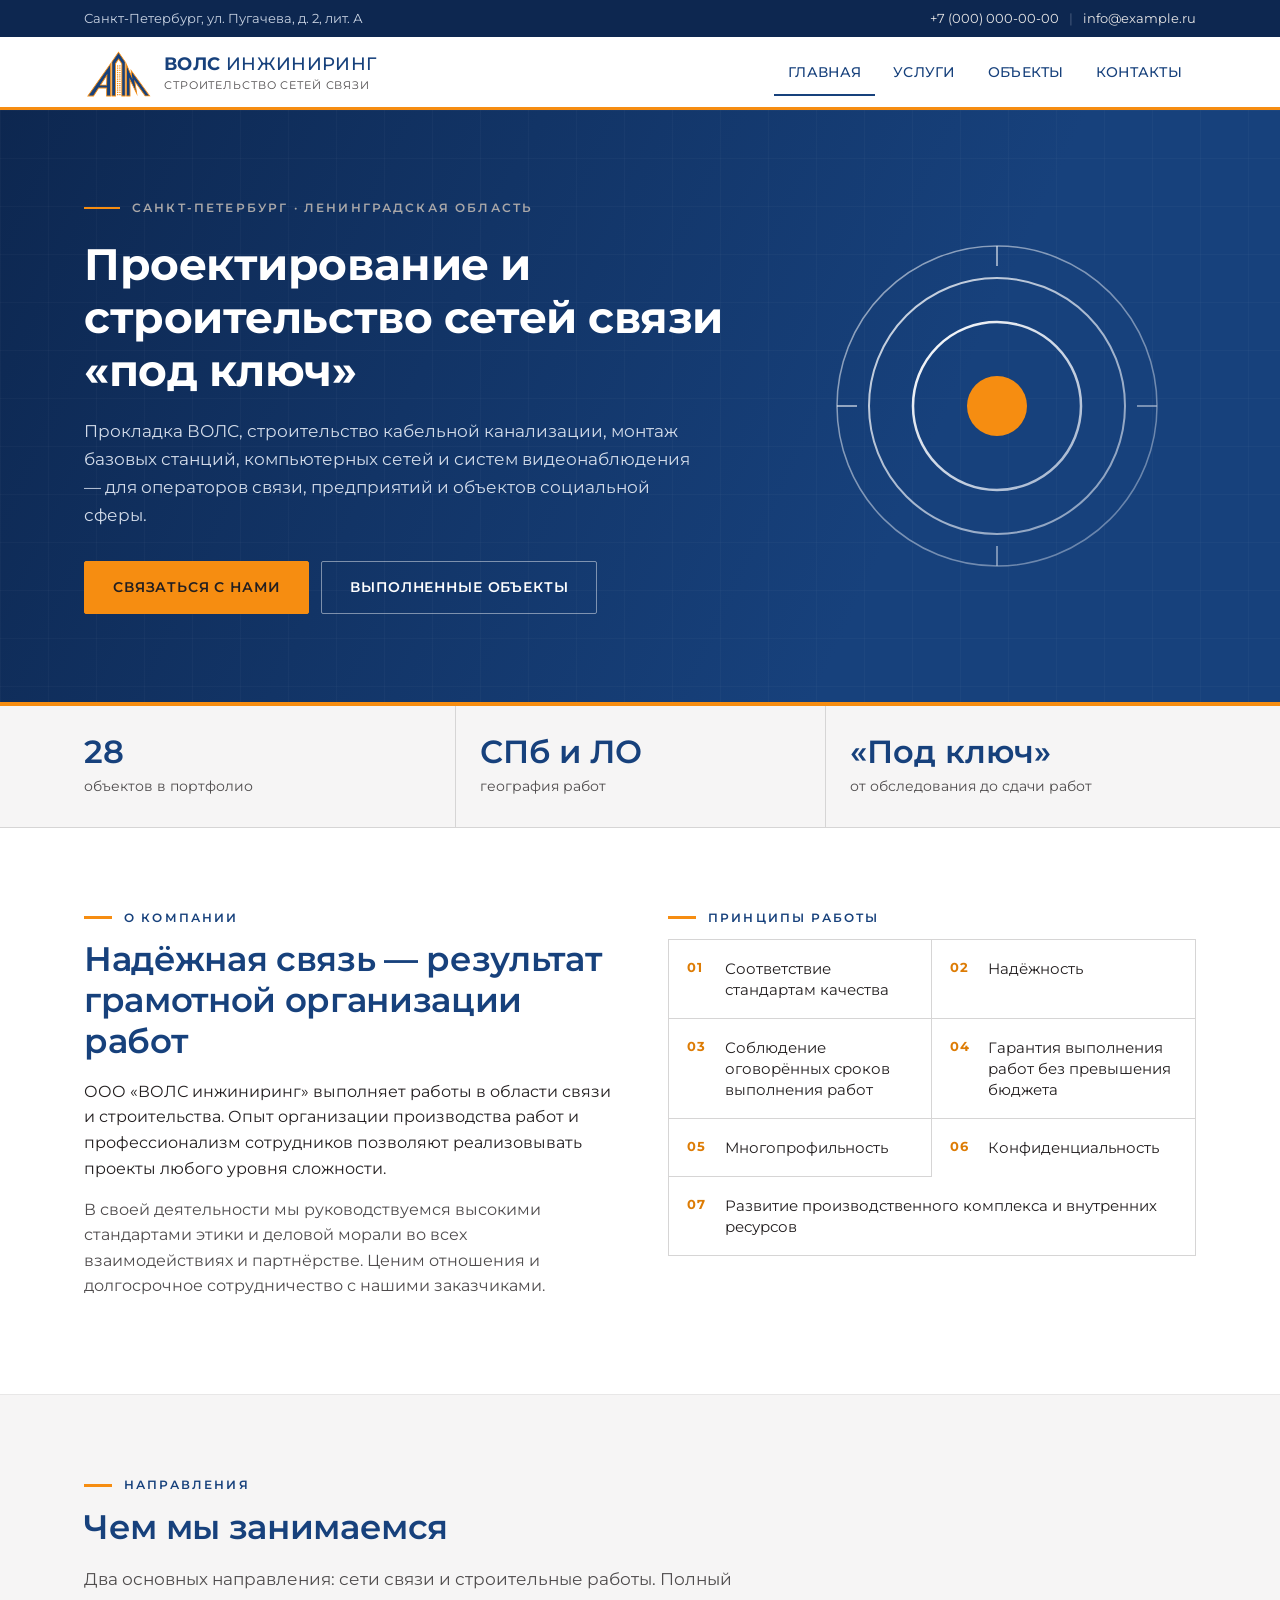
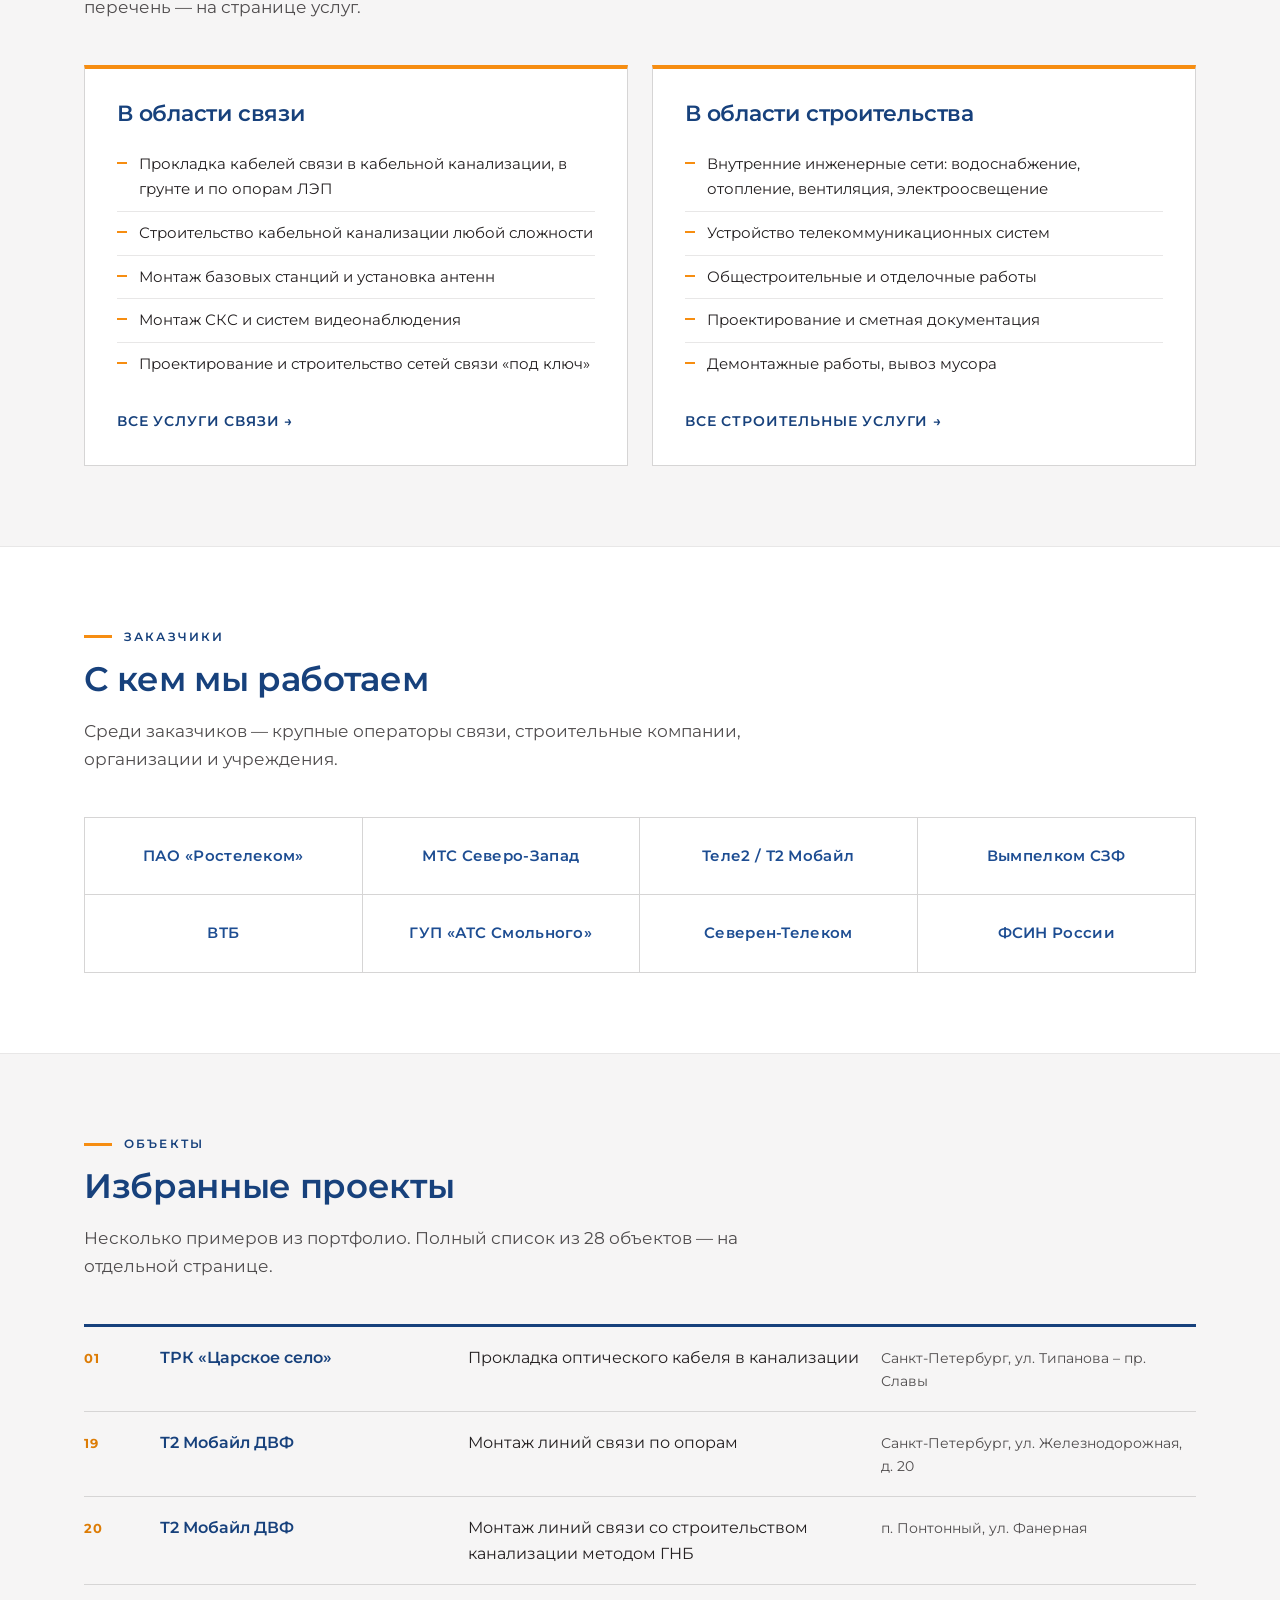
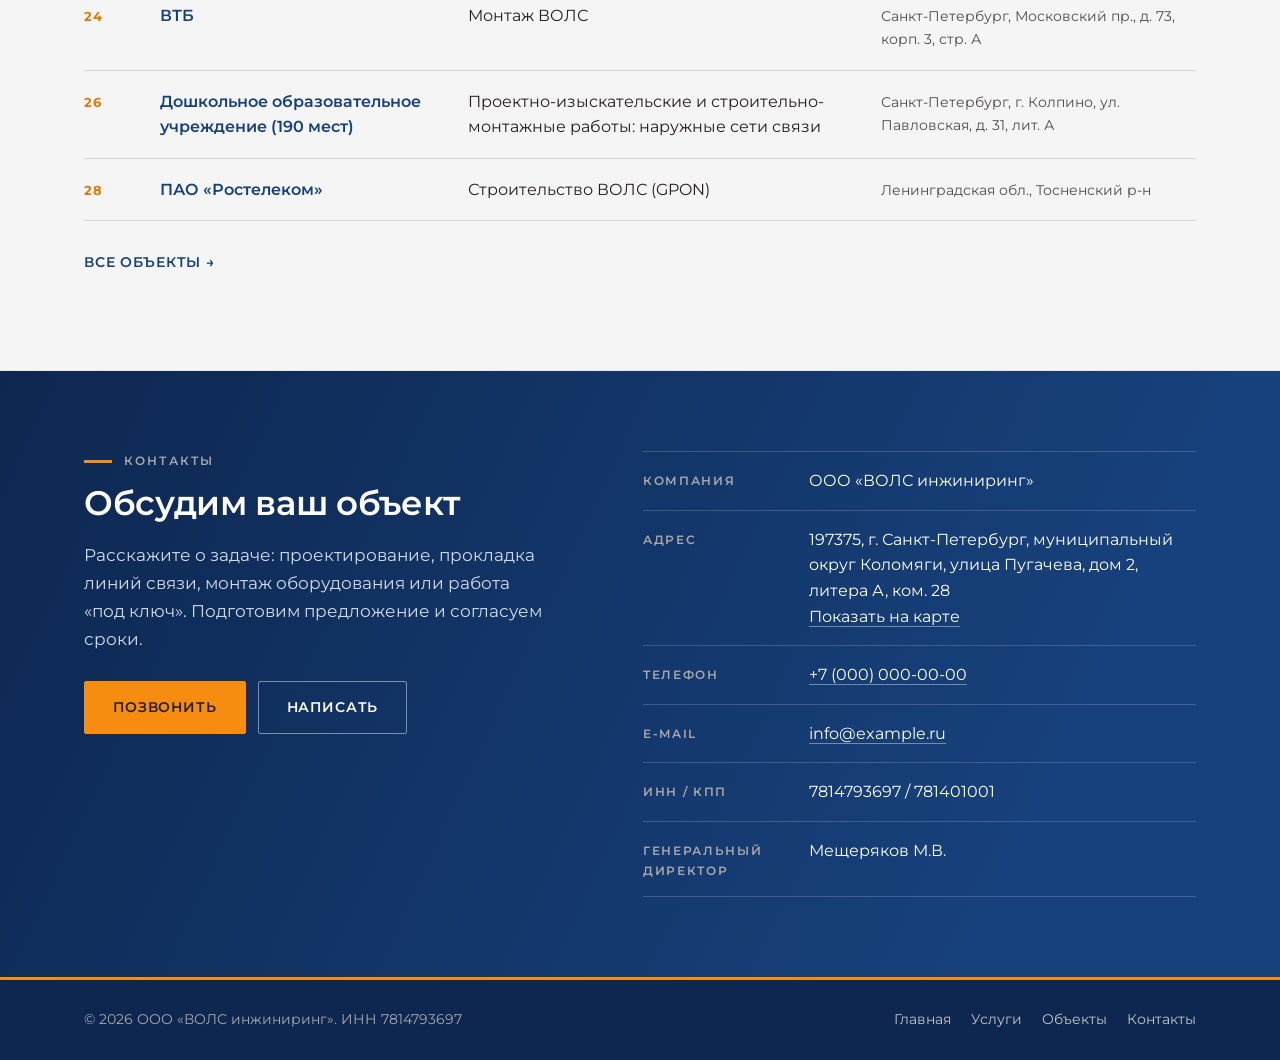
<file: index.html>
<!doctype html>
<html lang="ru">
<head>
<meta charset="utf-8">
<meta name="viewport" content="width=device-width, initial-scale=1">
<title>ВОЛС инжиниринг — строительство и монтаж сетей связи, Санкт-Петербург</title>
<meta name="description" content="ООО «ВОЛС инжиниринг»: проектирование, строительство и монтаж сетей связи под ключ — ВОЛС, кабельная канализация, базовые станции, СКС, видеонаблюдение. Санкт-Петербург и Ленинградская область.">
<meta name="theme-color" content="#17417c">
<link rel="icon" type="image/svg+xml" href="assets/img/favicon.svg">
<link rel="preconnect" href="https://fonts.googleapis.com">
<link rel="preconnect" href="https://fonts.gstatic.com" crossorigin>
<link rel="stylesheet" href="https://fonts.googleapis.com/css2?family=Montserrat:wght@400;500;600;700&amp;subset=cyrillic&amp;display=swap">
<link rel="stylesheet" href="assets/css/style.css">
</head>
<body>
<a class="skip" href="#main">К содержимому</a>
<div class="topbar"><div class="wrap">
  <span class="addr">Санкт-Петербург, ул. Пугачева, д. 2, лит. А</span>
  <span><a href="tel:+70000000000">+7 (000) 000-00-00</a><span class="sep">|</span><a href="mailto:info@example.ru">info@example.ru</a></span>
</div></div>
<header class="header"><div class="wrap">
  <a class="brand" href="index.html" aria-label="ООО «ВОЛС инжиниринг» — на главную">
    <img src="assets/img/logo.svg" alt="" width="68" height="48">
    <span class="brand-text"><span class="brand-name">ВОЛС <span>инжиниринг</span></span><span class="brand-sub">Строительство сетей связи</span></span>
  </a>
  <button class="nav-toggle" aria-label="Меню" aria-expanded="false" aria-controls="nav"><span></span></button>
  <nav class="nav" id="nav" aria-label="Основное">
    <a href="index.html" aria-current="page">Главная</a>
    <a href="services.html">Услуги</a>
    <a href="projects.html">Объекты</a>
    <a href="index.html#contacts">Контакты</a>
  </nav>
</div></header>
<main id="main">
<section class="hero"><div class="wrap">
  <div>
    <div class="eyebrow">Санкт-Петербург · Ленинградская область</div>
    <h1>Проектирование и строительство сетей связи «под ключ»</h1>
    <p class="lead">Прокладка ВОЛС, строительство кабельной канализации, монтаж базовых станций, компьютерных сетей и систем видеонаблюдения — для операторов связи, предприятий и объектов социальной сферы.</p>
    <div class="btn-row">
      <a class="btn btn-silver" href="#contacts">Связаться с нами</a>
      <a class="btn btn-ghost" href="projects.html">Выполненные объекты</a>
    </div>
  </div>
  <div class="hero-art" aria-hidden="true"><svg viewBox="0 0 340 340" role="img" aria-label="Сечение оптического кабеля" fill="none">
  <defs>
    <linearGradient id="g" x1="0" y1="0" x2="1" y2="1"><stop offset="0" stop-color="#ffffff"/><stop offset="1" stop-color="#9fb1cc"/></linearGradient>
  </defs>
  <circle cx="170" cy="170" r="160" stroke="url(#g)" stroke-width="1.5" opacity=".55"/>
  <circle cx="170" cy="170" r="128" stroke="url(#g)" stroke-width="2" opacity=".8"/>
  <circle cx="170" cy="170" r="84" stroke="url(#g)" stroke-width="2.5"/>
  <circle cx="170" cy="170" r="30" fill="#f68d11"/>
  <path d="M10 170h20M310 170h20M170 10v20M170 310v20" stroke="url(#g)" stroke-width="2" opacity=".6"/>
  <path d="M2 170h126M212 170h126" stroke="url(#g)" stroke-width="1" opacity=".25"/>
</svg></div>
</div></section>

<section class="facts"><div class="wrap">
  <div class="fact"><b>28</b><span>объектов в портфолио</span></div>
  <div class="fact"><b>СПб и ЛО</b><span>география работ</span></div>
  <div class="fact"><b>«Под ключ»</b><span>от обследования до сдачи работ</span></div>
</div></section>

<section class="section" id="about">
  <div class="wrap split">
    <div class="prose">
      <div class="kicker">О компании</div>
      <h2>Надёжная связь — результат грамотной организации работ</h2>
      <p>ООО «ВОЛС инжиниринг» выполняет работы в области связи и строительства. Опыт организации производства работ и профессионализм сотрудников позволяют реализовывать проекты любого уровня сложности.</p>
      <p>В своей деятельности мы руководствуемся высокими стандартами этики и деловой морали во всех взаимодействиях и партнёрстве. Ценим отношения и долгосрочное сотрудничество с нашими заказчиками.</p>
    </div>
    <div>
      <div class="kicker">Принципы работы</div>
      <ul class="principles">
        <li>Соответствие стандартам качества</li>
        <li>Надёжность</li>
        <li>Соблюдение оговорённых сроков выполнения работ</li>
        <li>Гарантия выполнения работ без превышения бюджета</li>
        <li>Многопрофильность</li>
        <li>Конфиденциальность</li>
        <li>Развитие производственного комплекса и внутренних ресурсов</li>
      </ul>
    </div>
  </div>
</section>

<section class="section section-alt">
  <div class="wrap">
    <div class="section-head">
      <div class="kicker">Направления</div>
      <h2>Чем мы занимаемся</h2>
      <p>Два основных направления: сети связи и строительные работы. Полный перечень — на странице услуг.</p>
    </div>
    <div class="cards">
      <article class="card">
        <h3>В области связи</h3>
        <ul>
          <li>Прокладка кабелей связи в кабельной канализации, в грунте и по опорам ЛЭП</li>
          <li>Строительство кабельной канализации любой сложности</li>
          <li>Монтаж базовых станций и установка антенн</li>
          <li>Монтаж СКС и систем видеонаблюдения</li>
          <li>Проектирование и строительство сетей связи «под ключ»</li>
        </ul>
        <a class="more" href="services.html#svyaz">Все услуги связи</a>
      </article>
      <article class="card">
        <h3>В области строительства</h3>
        <ul>
          <li>Внутренние инженерные сети: водоснабжение, отопление, вентиляция, электроосвещение</li>
          <li>Устройство телекоммуникационных систем</li>
          <li>Общестроительные и отделочные работы</li>
          <li>Проектирование и сметная документация</li>
          <li>Демонтажные работы, вывоз мусора</li>
        </ul>
        <a class="more" href="services.html#stroitelstvo">Все строительные услуги</a>
      </article>
    </div>
  </div>
</section>

<section class="section">
  <div class="wrap">
    <div class="section-head">
      <div class="kicker">Заказчики</div>
      <h2>С кем мы работаем</h2>
      <p>Среди заказчиков — крупные операторы связи, строительные компании, организации и учреждения.</p>
    </div>
    <ul class="clients">
      <li>ПАО «Ростелеком»</li><li>МТС Северо-Запад</li><li>Теле2 / Т2 Мобайл</li><li>Вымпелком СЗФ</li>
      <li>ВТБ</li><li>ГУП «АТС Смольного»</li><li>Северен-Телеком</li><li>ФСИН России</li>
    </ul>
  </div>
</section>

<section class="section section-alt">
  <div class="wrap">
    <div class="section-head">
      <div class="kicker">Объекты</div>
      <h2>Избранные проекты</h2>
      <p>Несколько примеров из портфолио. Полный список из 28 объектов — на отдельной странице.</p>
    </div>
    <div class="plist">
<div class="prow"><div class="n">01</div><div class="who">ТРК «Царское село»</div><div class="what">Прокладка оптического кабеля в канализации</div><div class="where">Санкт-Петербург, ул. Типанова – пр. Славы</div></div>
<div class="prow"><div class="n">19</div><div class="who">Т2 Мобайл ДВФ</div><div class="what">Монтаж линий связи по опорам</div><div class="where">Санкт-Петербург, ул. Железнодорожная, д. 20</div></div>
<div class="prow"><div class="n">20</div><div class="who">Т2 Мобайл ДВФ</div><div class="what">Монтаж линий связи со строительством канализации методом ГНБ</div><div class="where">п. Понтонный, ул. Фанерная</div></div>
<div class="prow"><div class="n">24</div><div class="who">ВТБ</div><div class="what">Монтаж ВОЛС</div><div class="where">Санкт-Петербург, Московский пр., д. 73, корп. 3, стр. А</div></div>
<div class="prow"><div class="n">26</div><div class="who">Дошкольное образовательное учреждение (190 мест)</div><div class="what">Проектно-изыскательские и строительно-монтажные работы: наружные сети связи</div><div class="where">Санкт-Петербург, г. Колпино, ул. Павловская, д. 31, лит. А</div></div>
<div class="prow"><div class="n">28</div><div class="who">ПАО «Ростелеком»</div><div class="what">Строительство ВОЛС (GPON)</div><div class="where">Ленинградская обл., Тосненский р-н</div></div>
    </div>
    <p style="margin-top:28px"><a class="more" href="projects.html">Все объекты</a></p>
  </div>
</section>
<section class="section contacts" id="contacts">
  <div class="wrap grid">
    <div>
      <div class="kicker">Контакты</div>
      <h2>Обсудим ваш объект</h2>
      <p class="lead">Расскажите о задаче: проектирование, прокладка линий связи, монтаж оборудования или работа «под ключ». Подготовим предложение и согласуем сроки.</p>
      <div class="btn-row">
        <a class="btn btn-silver" href="tel:+70000000000">Позвонить</a>
        <a class="btn btn-ghost" href="mailto:info@example.ru">Написать</a>
      </div>
    </div>
    <dl class="dl">
      <div><dt>Компания</dt><dd>ООО «ВОЛС инжиниринг»</dd></div>
      <div><dt>Адрес</dt><dd>197375, г. Санкт-Петербург, муниципальный округ Коломяги, улица Пугачева, дом 2, литера А, ком. 28<br><a href="https://yandex.ru/maps/?text=Санкт-Петербург, улица Пугачева, 2 литера А" target="_blank" rel="noopener">Показать на карте</a></dd></div>
      <div><dt>Телефон</dt><dd><a href="tel:+70000000000">+7 (000) 000-00-00</a></dd></div>
      <div><dt>E-mail</dt><dd><a href="mailto:info@example.ru">info@example.ru</a></dd></div>
      <div><dt>ИНН / КПП</dt><dd>7814793697 / 781401001</dd></div>
      <div><dt>Генеральный директор</dt><dd>Мещеряков М.В.</dd></div>
    </dl>
  </div>
</section>
</main>
<footer class="footer"><div class="wrap">
  <div>© 2026 ООО «ВОЛС инжиниринг». ИНН 7814793697</div>
  <nav aria-label="Нижнее"><a href="index.html">Главная</a><a href="services.html">Услуги</a><a href="projects.html">Объекты</a><a href="index.html#contacts">Контакты</a></nav>
</div></footer>
<script src="assets/js/main.js"></script>
</body>
</html>
</file>
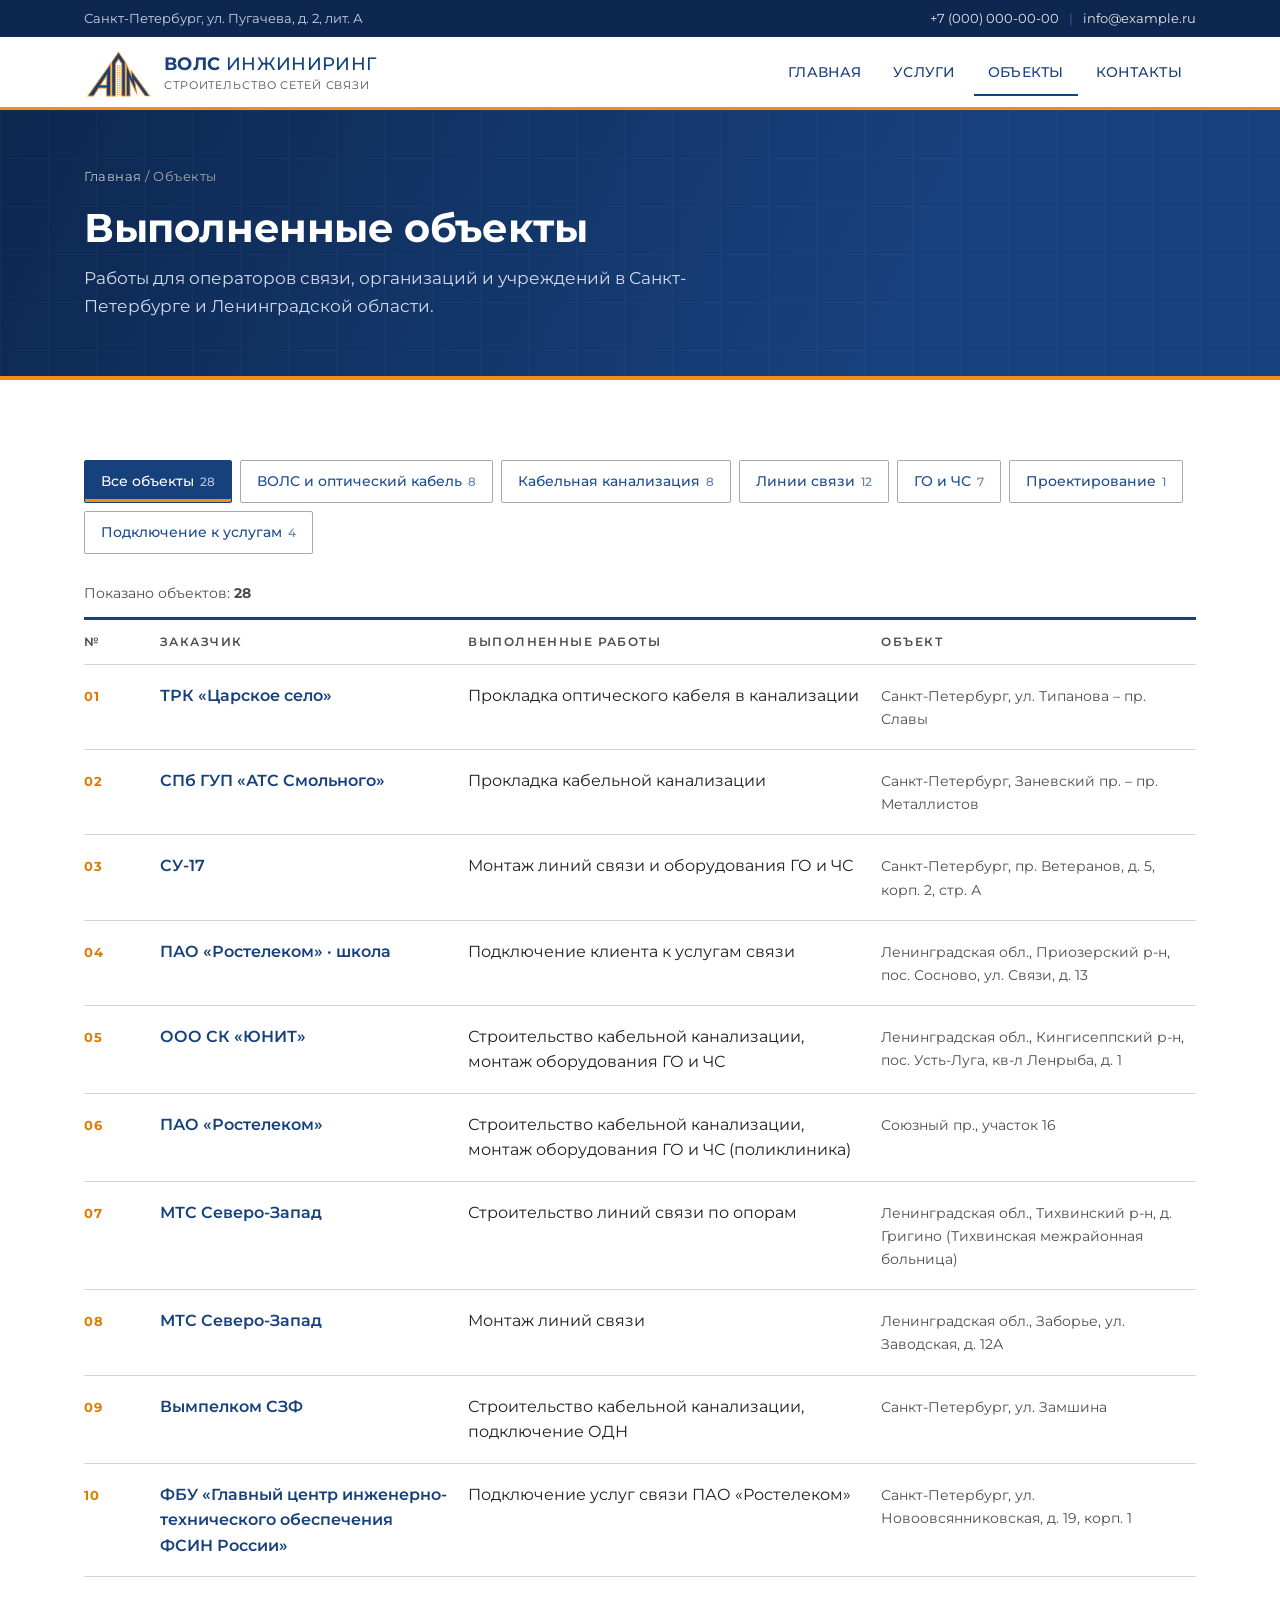
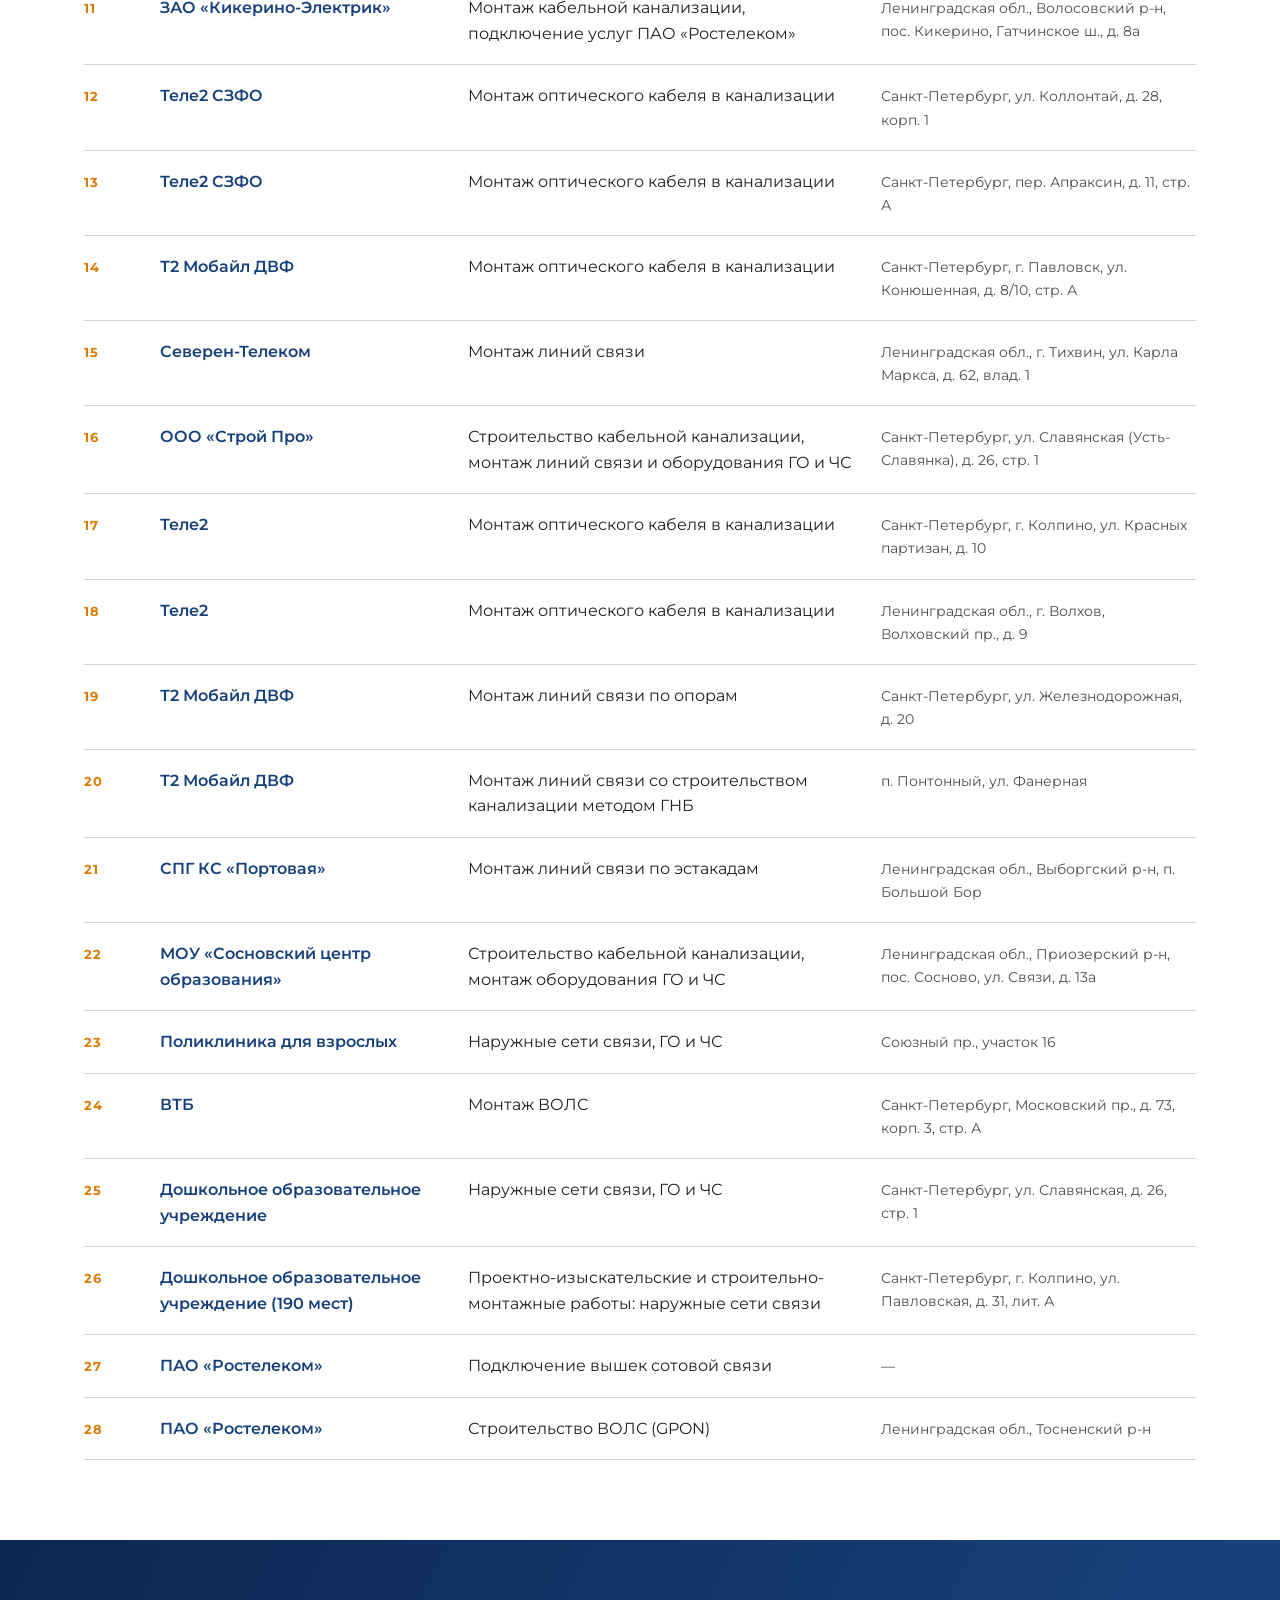
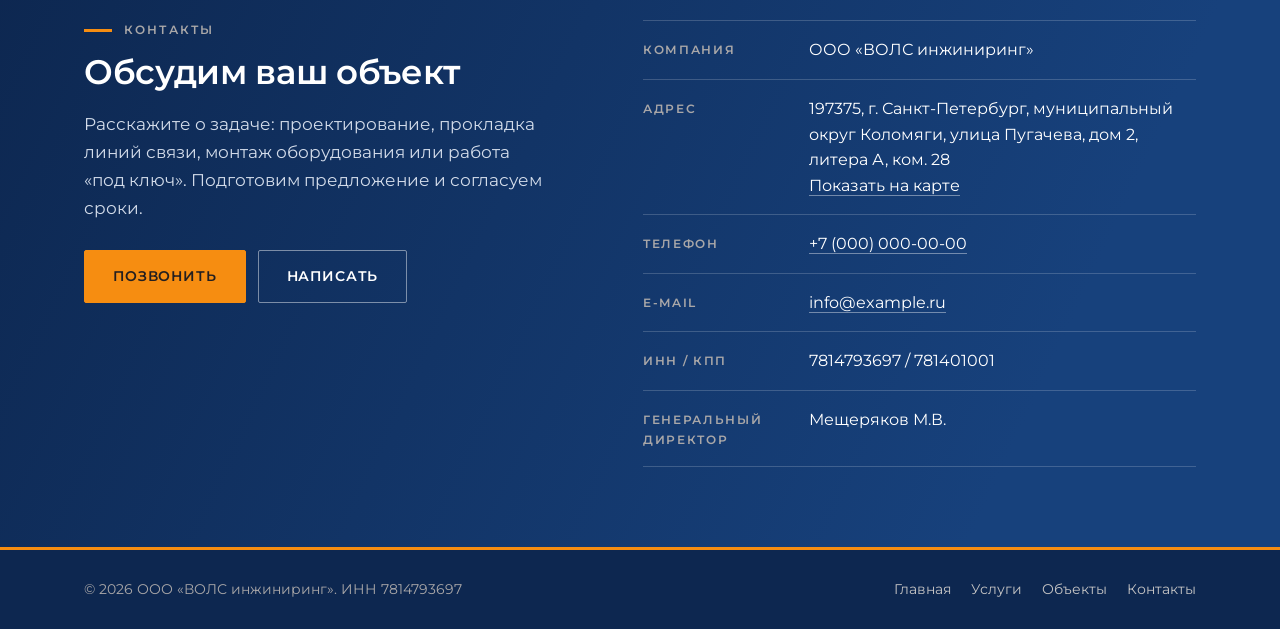
<file: projects.html>
<!doctype html>
<html lang="ru">
<head>
<meta charset="utf-8">
<meta name="viewport" content="width=device-width, initial-scale=1">
<title>Выполненные объекты — ВОЛС инжиниринг</title>
<meta name="description" content="Портфолио ООО «ВОЛС инжиниринг»: 28 объектов — оптический кабель в канализации, кабельная канализация, линии связи, ГО и ЧС, подключение к услугам.">
<meta name="theme-color" content="#17417c">
<link rel="icon" type="image/svg+xml" href="assets/img/favicon.svg">
<link rel="preconnect" href="https://fonts.googleapis.com">
<link rel="preconnect" href="https://fonts.gstatic.com" crossorigin>
<link rel="stylesheet" href="https://fonts.googleapis.com/css2?family=Montserrat:wght@400;500;600;700&amp;subset=cyrillic&amp;display=swap">
<link rel="stylesheet" href="assets/css/style.css">
</head>
<body>
<a class="skip" href="#main">К содержимому</a>
<div class="topbar"><div class="wrap">
  <span class="addr">Санкт-Петербург, ул. Пугачева, д. 2, лит. А</span>
  <span><a href="tel:+70000000000">+7 (000) 000-00-00</a><span class="sep">|</span><a href="mailto:info@example.ru">info@example.ru</a></span>
</div></div>
<header class="header"><div class="wrap">
  <a class="brand" href="index.html" aria-label="ООО «ВОЛС инжиниринг» — на главную">
    <img src="assets/img/logo.svg" alt="" width="68" height="48">
    <span class="brand-text"><span class="brand-name">ВОЛС <span>инжиниринг</span></span><span class="brand-sub">Строительство сетей связи</span></span>
  </a>
  <button class="nav-toggle" aria-label="Меню" aria-expanded="false" aria-controls="nav"><span></span></button>
  <nav class="nav" id="nav" aria-label="Основное">
    <a href="index.html">Главная</a>
    <a href="services.html">Услуги</a>
    <a href="projects.html" aria-current="page">Объекты</a>
    <a href="index.html#contacts">Контакты</a>
  </nav>
</div></header>
<main id="main">
<section class="hero hero-sm"><div class="wrap"><div>
  <div class="crumbs"><a href="index.html">Главная</a> / Объекты</div>
  <h1>Выполненные объекты</h1>
  <p class="lead">Работы для операторов связи, организаций и учреждений в Санкт-Петербурге и Ленинградской области.</p>
</div></div></section>
<section class="section">
  <div class="wrap">
    <div class="filters" role="group" aria-label="Фильтр по видам работ">
<button class="chip" type="button" data-filter="all" aria-pressed="true">Все объекты<small>28</small></button>
<button class="chip" type="button" data-filter="ok" aria-pressed="false">ВОЛС и оптический кабель<small>8</small></button>
<button class="chip" type="button" data-filter="kk" aria-pressed="false">Кабельная канализация<small>8</small></button>
<button class="chip" type="button" data-filter="ls" aria-pressed="false">Линии связи<small>12</small></button>
<button class="chip" type="button" data-filter="go" aria-pressed="false">ГО и ЧС<small>7</small></button>
<button class="chip" type="button" data-filter="pir" aria-pressed="false">Проектирование<small>1</small></button>
<button class="chip" type="button" data-filter="pd" aria-pressed="false">Подключение к услугам<small>4</small></button>
    </div>
    <div class="count-line">Показано объектов: <b id="count">28</b></div>
    <div class="plist">
      <div class="prow plist-head"><div class="n">№</div><div class="who">Заказчик</div><div class="what">Выполненные работы</div><div class="where">Объект</div></div>
<div class="prow" data-tags="ok"><div class="n">01</div><div class="who">ТРК «Царское село»</div><div class="what">Прокладка оптического кабеля в канализации</div><div class="where">Санкт-Петербург, ул. Типанова – пр. Славы</div></div>
<div class="prow" data-tags="kk"><div class="n">02</div><div class="who">СПб ГУП «АТС Смольного»</div><div class="what">Прокладка кабельной канализации</div><div class="where">Санкт-Петербург, Заневский пр. – пр. Металлистов</div></div>
<div class="prow" data-tags="ls go"><div class="n">03</div><div class="who">СУ-17</div><div class="what">Монтаж линий связи и оборудования ГО и ЧС</div><div class="where">Санкт-Петербург, пр. Ветеранов, д. 5, корп. 2, стр. А</div></div>
<div class="prow" data-tags="pd"><div class="n">04</div><div class="who">ПАО «Ростелеком» · школа</div><div class="what">Подключение клиента к услугам связи</div><div class="where">Ленинградская обл., Приозерский р-н, пос. Сосново, ул. Связи, д. 13</div></div>
<div class="prow" data-tags="kk go"><div class="n">05</div><div class="who">ООО СК «ЮНИТ»</div><div class="what">Строительство кабельной канализации, монтаж оборудования ГО и ЧС</div><div class="where">Ленинградская обл., Кингисеппский р-н, пос. Усть-Луга, кв-л Ленрыба, д. 1</div></div>
<div class="prow" data-tags="kk go"><div class="n">06</div><div class="who">ПАО «Ростелеком»</div><div class="what">Строительство кабельной канализации, монтаж оборудования ГО и ЧС (поликлиника)</div><div class="where">Союзный пр., участок 16</div></div>
<div class="prow" data-tags="ls"><div class="n">07</div><div class="who">МТС Северо-Запад</div><div class="what">Строительство линий связи по опорам</div><div class="where">Ленинградская обл., Тихвинский р-н, д. Григино (Тихвинская межрайонная больница)</div></div>
<div class="prow" data-tags="ls"><div class="n">08</div><div class="who">МТС Северо-Запад</div><div class="what">Монтаж линий связи</div><div class="where">Ленинградская обл., Заборье, ул. Заводская, д. 12А</div></div>
<div class="prow" data-tags="kk pd"><div class="n">09</div><div class="who">Вымпелком СЗФ</div><div class="what">Строительство кабельной канализации, подключение ОДН</div><div class="where">Санкт-Петербург, ул. Замшина</div></div>
<div class="prow" data-tags="pd"><div class="n">10</div><div class="who">ФБУ «Главный центр инженерно-технического обеспечения ФСИН России»</div><div class="what">Подключение услуг связи ПАО «Ростелеком»</div><div class="where">Санкт-Петербург, ул. Новоовсянниковская, д. 19, корп. 1</div></div>
<div class="prow" data-tags="kk pd"><div class="n">11</div><div class="who">ЗАО «Кикерино-Электрик»</div><div class="what">Монтаж кабельной канализации, подключение услуг ПАО «Ростелеком»</div><div class="where">Ленинградская обл., Волосовский р-н, пос. Кикерино, Гатчинское ш., д. 8а</div></div>
<div class="prow" data-tags="ok"><div class="n">12</div><div class="who">Теле2 СЗФО</div><div class="what">Монтаж оптического кабеля в канализации</div><div class="where">Санкт-Петербург, ул. Коллонтай, д. 28, корп. 1</div></div>
<div class="prow" data-tags="ok"><div class="n">13</div><div class="who">Теле2 СЗФО</div><div class="what">Монтаж оптического кабеля в канализации</div><div class="where">Санкт-Петербург, пер. Апраксин, д. 11, стр. А</div></div>
<div class="prow" data-tags="ok"><div class="n">14</div><div class="who">Т2 Мобайл ДВФ</div><div class="what">Монтаж оптического кабеля в канализации</div><div class="where">Санкт-Петербург, г. Павловск, ул. Конюшенная, д. 8/10, стр. А</div></div>
<div class="prow" data-tags="ls"><div class="n">15</div><div class="who">Северен-Телеком</div><div class="what">Монтаж линий связи</div><div class="where">Ленинградская обл., г. Тихвин, ул. Карла Маркса, д. 62, влад. 1</div></div>
<div class="prow" data-tags="kk ls go"><div class="n">16</div><div class="who">ООО «Строй Про»</div><div class="what">Строительство кабельной канализации, монтаж линий связи и оборудования ГО и ЧС</div><div class="where">Санкт-Петербург, ул. Славянская (Усть-Славянка), д. 26, стр. 1</div></div>
<div class="prow" data-tags="ok"><div class="n">17</div><div class="who">Теле2</div><div class="what">Монтаж оптического кабеля в канализации</div><div class="where">Санкт-Петербург, г. Колпино, ул. Красных партизан, д. 10</div></div>
<div class="prow" data-tags="ok"><div class="n">18</div><div class="who">Теле2</div><div class="what">Монтаж оптического кабеля в канализации</div><div class="where">Ленинградская обл., г. Волхов, Волховский пр., д. 9</div></div>
<div class="prow" data-tags="ls"><div class="n">19</div><div class="who">Т2 Мобайл ДВФ</div><div class="what">Монтаж линий связи по опорам</div><div class="where">Санкт-Петербург, ул. Железнодорожная, д. 20</div></div>
<div class="prow" data-tags="ls kk"><div class="n">20</div><div class="who">Т2 Мобайл ДВФ</div><div class="what">Монтаж линий связи со строительством канализации методом ГНБ</div><div class="where">п. Понтонный, ул. Фанерная</div></div>
<div class="prow" data-tags="ls"><div class="n">21</div><div class="who">СПГ КС «Портовая»</div><div class="what">Монтаж линий связи по эстакадам</div><div class="where">Ленинградская обл., Выборгский р-н, п. Большой Бор</div></div>
<div class="prow" data-tags="kk go"><div class="n">22</div><div class="who">МОУ «Сосновский центр образования»</div><div class="what">Строительство кабельной канализации, монтаж оборудования ГО и ЧС</div><div class="where">Ленинградская обл., Приозерский р-н, пос. Сосново, ул. Связи, д. 13а</div></div>
<div class="prow" data-tags="ls go"><div class="n">23</div><div class="who">Поликлиника для взрослых</div><div class="what">Наружные сети связи, ГО и ЧС</div><div class="where">Союзный пр., участок 16</div></div>
<div class="prow" data-tags="ok"><div class="n">24</div><div class="who">ВТБ</div><div class="what">Монтаж ВОЛС</div><div class="where">Санкт-Петербург, Московский пр., д. 73, корп. 3, стр. А</div></div>
<div class="prow" data-tags="ls go"><div class="n">25</div><div class="who">Дошкольное образовательное учреждение</div><div class="what">Наружные сети связи, ГО и ЧС</div><div class="where">Санкт-Петербург, ул. Славянская, д. 26, стр. 1</div></div>
<div class="prow" data-tags="pir ls"><div class="n">26</div><div class="who">Дошкольное образовательное учреждение (190 мест)</div><div class="what">Проектно-изыскательские и строительно-монтажные работы: наружные сети связи</div><div class="where">Санкт-Петербург, г. Колпино, ул. Павловская, д. 31, лит. А</div></div>
<div class="prow" data-tags="ls"><div class="n">27</div><div class="who">ПАО «Ростелеком»</div><div class="what">Подключение вышек сотовой связи</div><div class="where">—</div></div>
<div class="prow" data-tags="ok"><div class="n">28</div><div class="who">ПАО «Ростелеком»</div><div class="what">Строительство ВОЛС (GPON)</div><div class="where">Ленинградская обл., Тосненский р-н</div></div>
    </div>
  </div>
</section>
<section class="section contacts" id="contacts">
  <div class="wrap grid">
    <div>
      <div class="kicker">Контакты</div>
      <h2>Обсудим ваш объект</h2>
      <p class="lead">Расскажите о задаче: проектирование, прокладка линий связи, монтаж оборудования или работа «под ключ». Подготовим предложение и согласуем сроки.</p>
      <div class="btn-row">
        <a class="btn btn-silver" href="tel:+70000000000">Позвонить</a>
        <a class="btn btn-ghost" href="mailto:info@example.ru">Написать</a>
      </div>
    </div>
    <dl class="dl">
      <div><dt>Компания</dt><dd>ООО «ВОЛС инжиниринг»</dd></div>
      <div><dt>Адрес</dt><dd>197375, г. Санкт-Петербург, муниципальный округ Коломяги, улица Пугачева, дом 2, литера А, ком. 28<br><a href="https://yandex.ru/maps/?text=Санкт-Петербург, улица Пугачева, 2 литера А" target="_blank" rel="noopener">Показать на карте</a></dd></div>
      <div><dt>Телефон</dt><dd><a href="tel:+70000000000">+7 (000) 000-00-00</a></dd></div>
      <div><dt>E-mail</dt><dd><a href="mailto:info@example.ru">info@example.ru</a></dd></div>
      <div><dt>ИНН / КПП</dt><dd>7814793697 / 781401001</dd></div>
      <div><dt>Генеральный директор</dt><dd>Мещеряков М.В.</dd></div>
    </dl>
  </div>
</section>
</main>
<footer class="footer"><div class="wrap">
  <div>© 2026 ООО «ВОЛС инжиниринг». ИНН 7814793697</div>
  <nav aria-label="Нижнее"><a href="index.html">Главная</a><a href="services.html">Услуги</a><a href="projects.html">Объекты</a><a href="index.html#contacts">Контакты</a></nav>
</div></footer>
<script src="assets/js/main.js"></script>
</body>
</html>
</file>
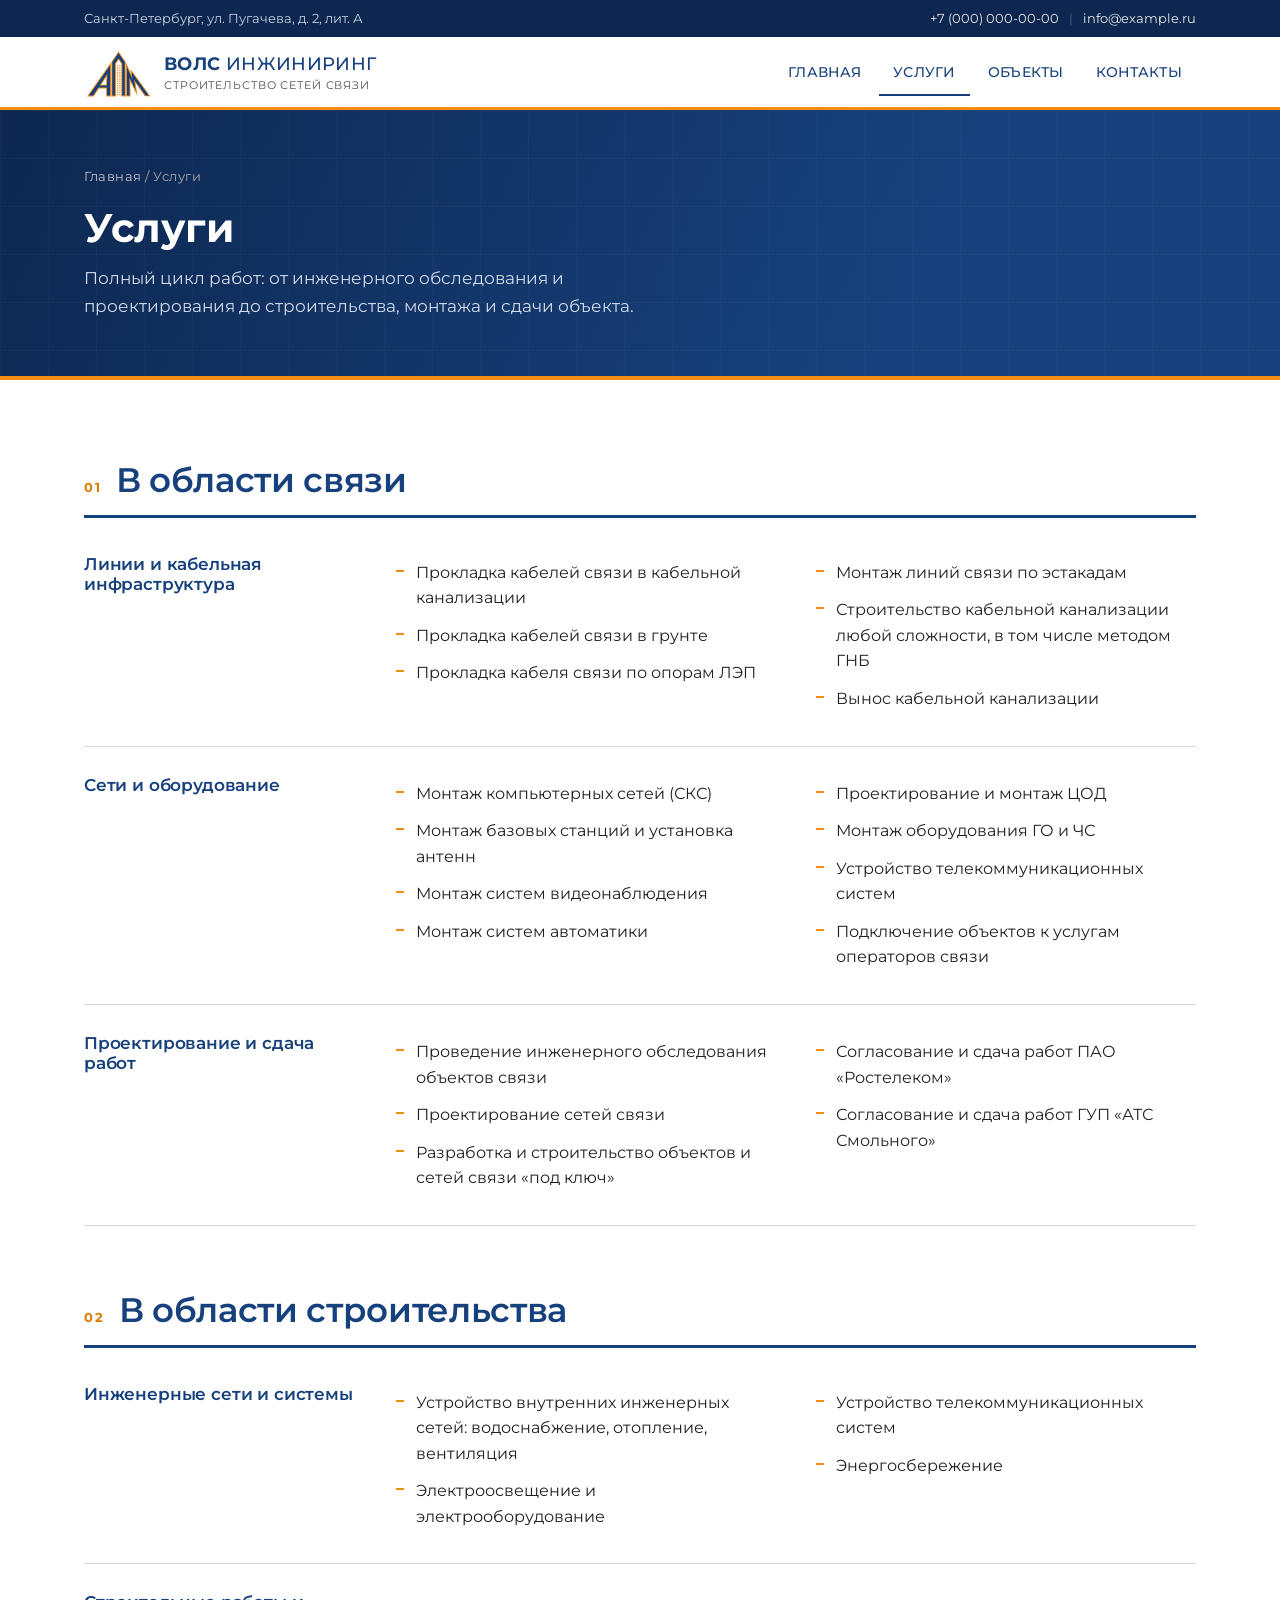
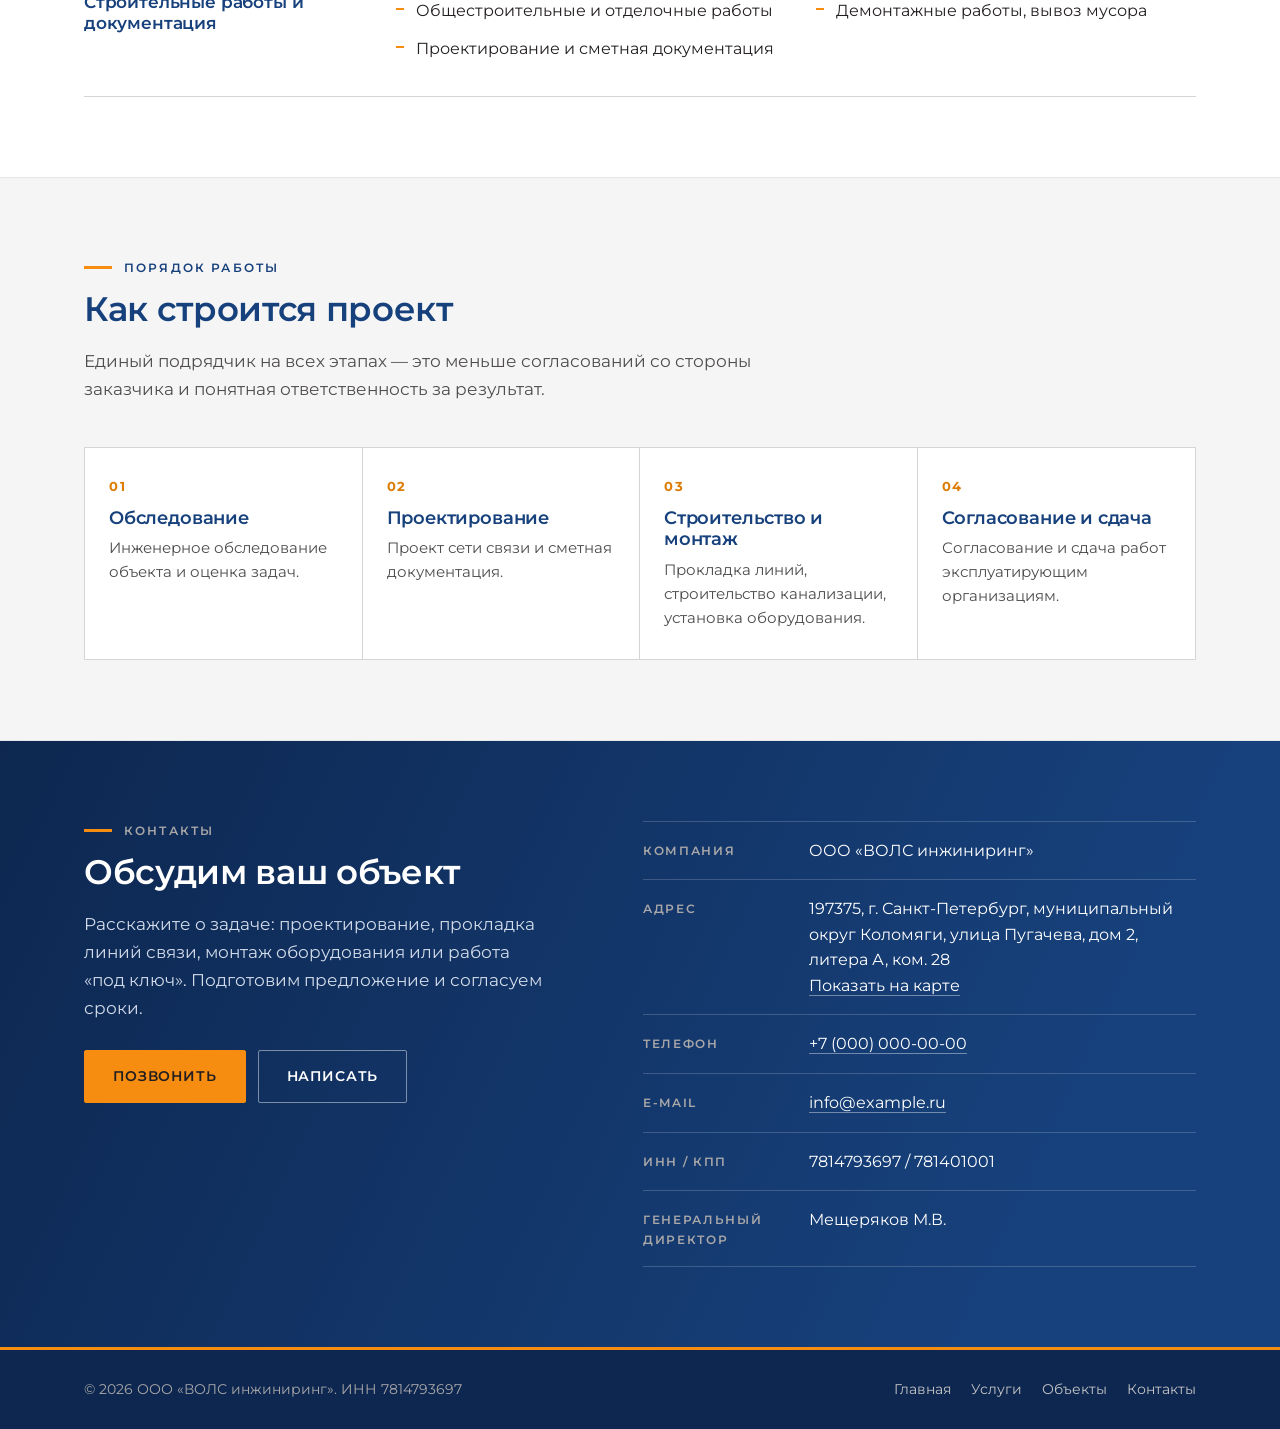
<file: services.html>
<!doctype html>
<html lang="ru">
<head>
<meta charset="utf-8">
<meta name="viewport" content="width=device-width, initial-scale=1">
<title>Услуги — ВОЛС инжиниринг</title>
<meta name="description" content="Услуги ООО «ВОЛС инжиниринг»: прокладка ВОЛС, строительство кабельной канализации, монтаж СКС, базовых станций, видеонаблюдения, проектирование, согласование и сдача работ.">
<meta name="theme-color" content="#17417c">
<link rel="icon" type="image/svg+xml" href="assets/img/favicon.svg">
<link rel="preconnect" href="https://fonts.googleapis.com">
<link rel="preconnect" href="https://fonts.gstatic.com" crossorigin>
<link rel="stylesheet" href="https://fonts.googleapis.com/css2?family=Montserrat:wght@400;500;600;700&amp;subset=cyrillic&amp;display=swap">
<link rel="stylesheet" href="assets/css/style.css">
</head>
<body>
<a class="skip" href="#main">К содержимому</a>
<div class="topbar"><div class="wrap">
  <span class="addr">Санкт-Петербург, ул. Пугачева, д. 2, лит. А</span>
  <span><a href="tel:+70000000000">+7 (000) 000-00-00</a><span class="sep">|</span><a href="mailto:info@example.ru">info@example.ru</a></span>
</div></div>
<header class="header"><div class="wrap">
  <a class="brand" href="index.html" aria-label="ООО «ВОЛС инжиниринг» — на главную">
    <img src="assets/img/logo.svg" alt="" width="68" height="48">
    <span class="brand-text"><span class="brand-name">ВОЛС <span>инжиниринг</span></span><span class="brand-sub">Строительство сетей связи</span></span>
  </a>
  <button class="nav-toggle" aria-label="Меню" aria-expanded="false" aria-controls="nav"><span></span></button>
  <nav class="nav" id="nav" aria-label="Основное">
    <a href="index.html">Главная</a>
    <a href="services.html" aria-current="page">Услуги</a>
    <a href="projects.html">Объекты</a>
    <a href="index.html#contacts">Контакты</a>
  </nav>
</div></header>
<main id="main">
<section class="hero hero-sm"><div class="wrap"><div>
  <div class="crumbs"><a href="index.html">Главная</a> / Услуги</div>
  <h1>Услуги</h1>
  <p class="lead">Полный цикл работ: от инженерного обследования и проектирования до строительства, монтажа и сдачи объекта.</p>
</div></div></section>

<section class="section">
  <div class="wrap">
    <div class="svc-group" id="svyaz">
      <h2><small>01</small>В области связи</h2>
      <div class="svc-sub "><h3>Линии и кабельная инфраструктура</h3><ul><li>Прокладка кабелей связи в кабельной канализации</li><li>Прокладка кабелей связи в грунте</li><li>Прокладка кабеля связи по опорам ЛЭП</li><li>Монтаж линий связи по эстакадам</li><li>Строительство кабельной канализации любой сложности, в том числе методом ГНБ</li><li>Вынос кабельной канализации</li></ul></div>
      <div class="svc-sub "><h3>Сети и оборудование</h3><ul><li>Монтаж компьютерных сетей (СКС)</li><li>Монтаж базовых станций и установка антенн</li><li>Монтаж систем видеонаблюдения</li><li>Монтаж систем автоматики</li><li>Проектирование и монтаж ЦОД</li><li>Монтаж оборудования ГО и ЧС</li><li>Устройство телекоммуникационных систем</li><li>Подключение объектов к услугам операторов связи</li></ul></div>
      <div class="svc-sub "><h3>Проектирование и сдача работ</h3><ul><li>Проведение инженерного обследования объектов связи</li><li>Проектирование сетей связи</li><li>Разработка и строительство объектов и сетей связи «под ключ»</li><li>Согласование и сдача работ ПАО «Ростелеком»</li><li>Согласование и сдача работ ГУП «АТС Смольного»</li></ul></div>
    </div>

    <div class="svc-group" id="stroitelstvo">
      <h2><small>02</small>В области строительства</h2>
      <div class="svc-sub "><h3>Инженерные сети и системы</h3><ul><li>Устройство внутренних инженерных сетей: водоснабжение, отопление, вентиляция</li><li>Электроосвещение и электрооборудование</li><li>Устройство телекоммуникационных систем</li><li>Энергосбережение</li></ul></div>
      <div class="svc-sub "><h3>Строительные работы и документация</h3><ul><li>Общестроительные и отделочные работы</li><li>Проектирование и сметная документация</li><li>Демонтажные работы, вывоз мусора</li></ul></div>
    </div>
  </div>
</section>

<section class="section section-alt">
  <div class="wrap">
    <div class="section-head">
      <div class="kicker">Порядок работы</div>
      <h2>Как строится проект</h2>
      <p>Единый подрядчик на всех этапах — это меньше согласований со стороны заказчика и понятная ответственность за результат.</p>
    </div>
    <div class="steps">
      <div class="step"><b>01</b><h3>Обследование</h3><p>Инженерное обследование объекта и оценка задач.</p></div>
      <div class="step"><b>02</b><h3>Проектирование</h3><p>Проект сети связи и сметная документация.</p></div>
      <div class="step"><b>03</b><h3>Строительство и монтаж</h3><p>Прокладка линий, строительство канализации, установка оборудования.</p></div>
      <div class="step"><b>04</b><h3>Согласование и сдача</h3><p>Согласование и сдача работ эксплуатирующим организациям.</p></div>
    </div>
  </div>
</section>
<section class="section contacts" id="contacts">
  <div class="wrap grid">
    <div>
      <div class="kicker">Контакты</div>
      <h2>Обсудим ваш объект</h2>
      <p class="lead">Расскажите о задаче: проектирование, прокладка линий связи, монтаж оборудования или работа «под ключ». Подготовим предложение и согласуем сроки.</p>
      <div class="btn-row">
        <a class="btn btn-silver" href="tel:+70000000000">Позвонить</a>
        <a class="btn btn-ghost" href="mailto:info@example.ru">Написать</a>
      </div>
    </div>
    <dl class="dl">
      <div><dt>Компания</dt><dd>ООО «ВОЛС инжиниринг»</dd></div>
      <div><dt>Адрес</dt><dd>197375, г. Санкт-Петербург, муниципальный округ Коломяги, улица Пугачева, дом 2, литера А, ком. 28<br><a href="https://yandex.ru/maps/?text=Санкт-Петербург, улица Пугачева, 2 литера А" target="_blank" rel="noopener">Показать на карте</a></dd></div>
      <div><dt>Телефон</dt><dd><a href="tel:+70000000000">+7 (000) 000-00-00</a></dd></div>
      <div><dt>E-mail</dt><dd><a href="mailto:info@example.ru">info@example.ru</a></dd></div>
      <div><dt>ИНН / КПП</dt><dd>7814793697 / 781401001</dd></div>
      <div><dt>Генеральный директор</dt><dd>Мещеряков М.В.</dd></div>
    </dl>
  </div>
</section>
</main>
<footer class="footer"><div class="wrap">
  <div>© 2026 ООО «ВОЛС инжиниринг». ИНН 7814793697</div>
  <nav aria-label="Нижнее"><a href="index.html">Главная</a><a href="services.html">Услуги</a><a href="projects.html">Объекты</a><a href="index.html#contacts">Контакты</a></nav>
</div></footer>
<script src="assets/js/main.js"></script>
</body>
</html>
</file>
<file: assets/css/style.css>
/* ВОЛС инжиниринг — стили сайта-визитки */
/* Палитра по брендбуку: PANTONE 294 C (синий) и PANTONE 1375 (оранжевый) */
:root {
  --navy-950: #0d2750;
  --navy-900: #17417c;   /* PANTONE 294 C — основной синий */
  --navy-800: #1d4d92;
  --blue-700: #17417c;
  --blue-600: #17417c;
  --blue-500: #2a5ca0;
  --orange: #f68d11;     /* PANTONE 1375 — акцент */
  --orange-600: #dd7c05;
  --silver-500: #8c8a8b;
  --silver-400: #a9a7a8;
  --silver-300: #c5c4c4;
  --silver-200: #e8e7e7;
  --silver-100: #f6f5f5;
  --white: #ffffff;
  --text: #231f20;
  --muted: #4f4c4d;
  --line: #d6d5d5;
  --accent-line: linear-gradient(90deg, #f68d11, #f68d11);

  --font: "Montserrat", "Segoe UI", Roboto, "Helvetica Neue", Arial, sans-serif;
  --wrap: 1160px;
  --gutter: 24px;
  --radius: 2px;
}

*, *::before, *::after { box-sizing: border-box; }
html { scroll-behavior: smooth; -webkit-text-size-adjust: 100%; }
body {
  margin: 0;
  font-family: var(--font);
  font-size: 15.5px;
  line-height: 1.65;
  color: var(--text);
  background: var(--white);
}
img, svg { max-width: 100%; display: block; }
a { color: var(--blue-600); text-decoration: none; }
a:hover { color: var(--blue-700); text-decoration: underline; }
h1, h2, h3 { line-height: 1.2; margin: 0 0 .5em; font-weight: 600; color: var(--navy-900); letter-spacing: -.01em; }
p { margin: 0 0 1em; }
ul { margin: 0; padding: 0; list-style: none; }

.wrap { width: 100%; max-width: var(--wrap); margin: 0 auto; padding: 0 var(--gutter); }
.skip { position: absolute; left: -9999px; }
.skip:focus { left: 8px; top: 8px; z-index: 100; background: var(--white); padding: 8px 12px; }

/* ---------- Header ---------- */
.topbar { background: var(--navy-950); color: #c9d3e3; font-size: 13px; }
.topbar .wrap { display: flex; justify-content: space-between; gap: 16px; padding-top: 8px; padding-bottom: 8px; flex-wrap: wrap; }
.topbar a { color: var(--silver-200); }
.topbar a:hover { color: var(--white); }
.topbar .sep { opacity: .35; margin: 0 10px; }

.header { background: var(--white); border-bottom: 1px solid var(--line); position: sticky; top: 0; z-index: 50; }
.header::after { content: ""; position: absolute; left: 0; right: 0; bottom: -1px; height: 3px; background: var(--accent-line); }
.header .wrap { display: flex; align-items: center; justify-content: space-between; min-height: 72px; gap: 24px; }

.brand { display: flex; align-items: center; gap: 12px; color: var(--navy-900); }
.brand:hover { text-decoration: none; color: var(--navy-900); }
.brand img { width: 68px; height: auto; }
.brand-text { display: flex; flex-direction: column; line-height: 1.1; }
.brand-name { font-weight: 700; font-size: 18px; letter-spacing: .02em; text-transform: uppercase; }
.brand-name span { font-weight: 500; }
.brand-sub { font-size: 11px; color: var(--muted); letter-spacing: .08em; text-transform: uppercase; margin-top: 4px; }

.nav { display: flex; gap: 4px; align-items: center; }
.nav a {
  color: var(--navy-900); font-size: 14px; font-weight: 500; letter-spacing: .02em;
  padding: 10px 14px; border-bottom: 2px solid transparent; text-transform: uppercase;
}
.nav a:hover { text-decoration: none; color: var(--blue-600); }
.nav a[aria-current="page"] { color: var(--blue-600); border-bottom-color: var(--blue-600); }
.nav-toggle { display: none; background: none; border: 1px solid var(--line); width: 44px; height: 44px; padding: 0; cursor: pointer; color: var(--navy-900); }
.nav-toggle span, .nav-toggle span::before, .nav-toggle span::after { display: block; width: 20px; height: 2px; background: currentColor; margin: 0 auto; position: relative; }
.nav-toggle span::before, .nav-toggle span::after { content: ""; position: absolute; left: 0; }
.nav-toggle span::before { top: -6px; }
.nav-toggle span::after { top: 6px; }

/* ---------- Buttons ---------- */
.btn {
  display: inline-block; font: inherit; font-size: 14px; font-weight: 600; letter-spacing: .06em; text-transform: uppercase;
  padding: 14px 28px; border: 1px solid transparent; border-radius: var(--radius); cursor: pointer; text-align: center;
}
.btn:hover { text-decoration: none; }
.btn-primary { background: var(--blue-600); color: var(--white); border-color: var(--blue-600); }
.btn-primary:hover { background: var(--blue-500); border-color: var(--blue-500); color: var(--white); }
.btn-silver { background: var(--orange); color: var(--text); border-color: var(--orange); }
.btn-silver:hover { background: var(--orange-600); border-color: var(--orange-600); color: var(--text); }
.btn-ghost { background: transparent; color: var(--white); border-color: rgba(255,255,255,.45); }
.btn-ghost:hover { background: rgba(255,255,255,.08); color: var(--white); border-color: var(--white); }
.btn-row { display: flex; gap: 12px; flex-wrap: wrap; }

/* ---------- Hero ---------- */
.hero {
  position: relative; overflow: hidden; color: #e3e9f2;
  background: linear-gradient(115deg, var(--navy-950) 0%, var(--navy-900) 70%);
}
.hero::before { /* тонкая сетка */
  content: ""; position: absolute; inset: 0; opacity: .5; pointer-events: none;
  background-image:
    linear-gradient(rgba(255,255,255,.05) 1px, transparent 1px),
    linear-gradient(90deg, rgba(255,255,255,.05) 1px, transparent 1px);
  background-size: 48px 48px;
}
.hero .wrap { position: relative; display: grid; grid-template-columns: 1.25fr .75fr; gap: 48px; align-items: center; padding-top: 88px; padding-bottom: 88px; }
.eyebrow { font-size: 12px; font-weight: 600; letter-spacing: .18em; text-transform: uppercase; color: var(--silver-400); display: flex; align-items: center; gap: 12px; margin-bottom: 20px; }
.eyebrow::before { content: ""; width: 36px; height: 2px; background: var(--accent-line); }
.hero h1 { color: var(--white); font-size: clamp(28px, 4vw, 44px); font-weight: 700; margin-bottom: 20px; }
.hero p.lead { font-size: 17px; color: #d3dcea; max-width: 620px; margin-bottom: 32px; }
.hero-art { display: flex; justify-content: center; }
.hero-art svg { width: min(100%, 340px); height: auto; }

.hero-sm .wrap { grid-template-columns: 1fr; padding-top: 56px; padding-bottom: 56px; }
.hero-sm { border-bottom: 4px solid var(--orange); }
.hero-sm h1 { font-size: clamp(28px, 3.6vw, 40px); margin-bottom: 12px; }
.hero-sm p.lead { margin: 0; font-size: 17px; }
.crumbs { font-size: 13px; color: var(--silver-400); margin-bottom: 16px; letter-spacing: .04em; }
.crumbs a { color: var(--silver-300); }

/* ---------- Facts band ---------- */
.facts { background: var(--silver-100); border-bottom: 1px solid var(--line); border-top: 4px solid var(--orange); }
.facts .wrap { display: grid; grid-template-columns: repeat(3, 1fr); }
.fact { padding: 28px 24px; border-left: 1px solid var(--line); }
.fact:first-child { border-left: 0; padding-left: 0; }
.fact b { display: block; font-size: 32px; font-weight: 600; color: var(--blue-700); line-height: 1.1; margin-bottom: 4px; }
.fact span { font-size: 14px; color: var(--muted); }

/* ---------- Sections ---------- */
.section { padding: 80px 0; }
.section-alt { background: var(--silver-100); border-top: 1px solid var(--silver-200); border-bottom: 1px solid var(--silver-200); }
.section-head { max-width: 720px; margin-bottom: 44px; }
.kicker { font-size: 12px; font-weight: 600; letter-spacing: .18em; text-transform: uppercase; color: var(--blue-600); margin-bottom: 12px; display: flex; align-items: center; gap: 12px; }
.kicker::before { content: ""; width: 28px; height: 3px; background: var(--orange); }
.section h2 { font-size: clamp(26px, 3vw, 34px); }
.section-head p { color: var(--muted); font-size: 17px; margin: 0; }

.split { display: grid; grid-template-columns: 1fr 1fr; gap: 56px; align-items: start; }
.prose p { color: var(--text); }
.prose p + p { color: var(--muted); }

/* principles */
.principles { display: grid; grid-template-columns: 1fr 1fr; gap: 0; border: 1px solid var(--line); background: var(--white); counter-reset: p; }
.principles li { counter-increment: p; padding: 18px 20px 18px 56px; position: relative; border-bottom: 1px solid var(--line); font-size: 15px; line-height: 1.4; }
.principles li:nth-child(odd) { border-right: 1px solid var(--line); }
.principles li:nth-last-child(-n+2) { border-bottom: 0; }
.principles li:last-child:nth-child(odd) { grid-column: 1 / -1; border-right: 0; border-bottom: 0; }
.principles li::before { content: "0" counter(p); position: absolute; left: 18px; top: 18px; font-size: 13px; font-weight: 700; color: var(--orange-600); letter-spacing: .06em; }

/* cards */
.cards { display: grid; grid-template-columns: repeat(2, 1fr); gap: 24px; }
.card { background: var(--white); border: 1px solid var(--line); border-top: 4px solid var(--orange); padding: 32px; display: flex; flex-direction: column; }
.card h3 { font-size: 22px; margin-bottom: 16px; }
.card ul { margin-bottom: 24px; flex: 1; }
.card li { padding: 9px 0 9px 22px; position: relative; border-bottom: 1px solid var(--silver-200); font-size: 15px; }
.card li:last-child { border-bottom: 0; }
.card li::before { content: ""; position: absolute; left: 0; top: 19px; width: 10px; height: 2px; background: var(--orange); }
.more { font-size: 14px; font-weight: 600; letter-spacing: .06em; text-transform: uppercase; }
.more::after { content: " →"; }

/* clients */
.clients { display: grid; grid-template-columns: repeat(4, 1fr); border: 1px solid var(--line); background: var(--white); }
.clients li { padding: 26px 16px; text-align: center; font-weight: 600; color: var(--navy-800); letter-spacing: .02em; border-right: 1px solid var(--line); border-bottom: 1px solid var(--line); font-size: 15px; }
.clients li:nth-child(4n) { border-right: 0; }
.clients li:nth-last-child(-n+4) { border-bottom: 0; }

/* project preview */
.plist { border-top: 3px solid var(--navy-900); }
.prow { display: grid; grid-template-columns: 56px 1.1fr 1.5fr 1.2fr; gap: 20px; padding: 18px 0; border-bottom: 1px solid var(--line); align-items: baseline; }
.prow .n { font-size: 13px; font-weight: 700; color: var(--orange-600); letter-spacing: .06em; }
.prow .who { font-weight: 600; color: var(--navy-900); }
.prow .what { color: var(--text); }
.prow .where { color: var(--muted); font-size: 14px; }
.plist-head { font-size: 12px; font-weight: 600; letter-spacing: .12em; text-transform: uppercase; color: var(--muted); padding: 12px 0; border-bottom: 1px solid var(--line); }
.plist-head.prow { padding: 12px 0; }
.plist-head .n, .plist-head .who, .plist-head .what, .plist-head .where { font-size: 12px; font-weight: 600; color: var(--muted); }

.filters { display: flex; flex-wrap: wrap; gap: 8px; margin-bottom: 28px; }
.chip { font: inherit; font-size: 14px; font-weight: 500; padding: 9px 16px; border: 1px solid var(--silver-400); background: var(--white); color: var(--navy-800); cursor: pointer; border-radius: var(--radius); }
.chip:hover { border-color: var(--blue-600); color: var(--blue-600); }
.chip[aria-pressed="true"] { background: var(--navy-900); border-color: var(--navy-900); color: var(--white); box-shadow: inset 0 -3px 0 var(--orange); }
.chip small { opacity: .7; margin-left: 6px; }
.count-line { color: var(--muted); font-size: 14px; margin-bottom: 12px; }
.prow[hidden] { display: none; }

/* services */
.svc-group + .svc-group { margin-top: 64px; }
.svc-group > h2 { display: flex; align-items: baseline; gap: 14px; padding-bottom: 14px; border-bottom: 3px solid var(--navy-900); margin-bottom: 8px; }
.svc-group > h2 small { font-size: 13px; font-weight: 700; letter-spacing: .14em; color: var(--orange-600); }
.svc-sub { display: grid; grid-template-columns: 280px 1fr; gap: 32px; padding: 28px 0; border-bottom: 1px solid var(--line); }
.svc-sub h3 { font-size: 17px; color: var(--blue-700); margin: 0; }
.svc-sub ul { columns: 2; column-gap: 40px; }
.svc-sub li { break-inside: avoid; padding: 6px 0 6px 20px; position: relative; font-size: 15.5px; }
.svc-sub li::before { content: ""; position: absolute; left: 0; top: 16px; width: 8px; height: 2px; background: var(--orange); }
.svc-sub.one-col ul { columns: 1; }

.steps { display: grid; grid-template-columns: repeat(4, 1fr); border: 1px solid var(--line); background: var(--white); }
.step { padding: 28px 24px; border-right: 1px solid var(--line); }
.step:last-child { border-right: 0; }
.step b { display: block; font-size: 13px; letter-spacing: .14em; color: var(--orange-600); margin-bottom: 10px; }
.step h3 { font-size: 18px; margin-bottom: 8px; }
.step p { font-size: 14.5px; color: var(--muted); margin: 0; }

/* ---------- CTA / contacts ---------- */
.contacts { background: linear-gradient(115deg, var(--navy-950), var(--navy-900) 80%); color: #d3dcea; }
.contacts .kicker { color: var(--silver-400); }
.contacts .kicker::before { background: var(--accent-line); }
.contacts h2 { color: var(--white); }
.contacts .grid { display: grid; grid-template-columns: 1fr 1.1fr; gap: 56px; }
.contacts p.lead { font-size: 17px; max-width: 460px; margin-bottom: 28px; }
.dl { margin: 0; border-top: 1px solid rgba(255,255,255,.18); }
.dl > div { display: grid; grid-template-columns: 150px 1fr; gap: 16px; padding: 16px 0; border-bottom: 1px solid rgba(255,255,255,.18); }
.dl dt { font-size: 12px; font-weight: 600; letter-spacing: .14em; text-transform: uppercase; color: var(--silver-400); padding-top: 3px; }
.dl dd { margin: 0; color: var(--white); }
.dl a { color: var(--white); border-bottom: 1px solid rgba(255,255,255,.4); }
.dl a:hover { text-decoration: none; border-bottom-color: var(--white); }

/* ---------- Footer ---------- */
.footer { background: var(--navy-950); color: var(--silver-400); font-size: 14px; border-top: 3px solid transparent; border-image: var(--accent-line) 1; }
.footer .wrap { display: flex; justify-content: space-between; gap: 24px; padding-top: 28px; padding-bottom: 28px; flex-wrap: wrap; }
.footer a { color: var(--silver-300); }
.footer nav a + a { margin-left: 20px; }

/* ---------- Responsive ---------- */
@media (max-width: 960px) {
  .hero .wrap { grid-template-columns: 1fr; padding-top: 64px; padding-bottom: 64px; }
  .hero-art { display: none; }
  .split, .contacts .grid { grid-template-columns: 1fr; gap: 36px; }
  .cards { grid-template-columns: 1fr; }
  .steps { grid-template-columns: 1fr 1fr; }
  .step:nth-child(2) { border-right: 0; }
  .step:nth-child(-n+2) { border-bottom: 1px solid var(--line); }
  .clients { grid-template-columns: repeat(2, 1fr); }
  .clients li:nth-child(4n) { border-right: 1px solid var(--line); }
  .clients li:nth-child(2n) { border-right: 0; }
  .clients li:nth-last-child(-n+4) { border-bottom: 1px solid var(--line); }
  .clients li:nth-last-child(-n+2) { border-bottom: 0; }
  .svc-sub { grid-template-columns: 1fr; gap: 14px; }
}
@media (max-width: 760px) {
  :root { --gutter: 16px; }
  .topbar .addr { display: none; }
  .nav-toggle { display: block; }
  .nav { display: none; position: absolute; left: 0; right: 0; top: 100%; background: var(--white); flex-direction: column; align-items: stretch; border-bottom: 1px solid var(--line); padding: 8px var(--gutter) 16px; }
  .nav.open { display: flex; }
  .nav a { padding: 14px 0; border-bottom: 1px solid var(--silver-200); }
  .nav a[aria-current="page"] { border-bottom-color: var(--silver-200); }
  .brand-sub { display: none; }
  .section { padding: 56px 0; }
  .facts .wrap { grid-template-columns: 1fr; }
  .fact, .fact:first-child { border-left: 0; padding: 18px 0; border-top: 1px solid var(--line); }
  .fact:first-child { border-top: 0; }
  .principles { grid-template-columns: 1fr; }
  .principles li:nth-child(odd) { border-right: 0; }
  .principles li:nth-last-child(2) { border-bottom: 1px solid var(--line); }
  .card { padding: 24px; }
  .steps { grid-template-columns: 1fr; }
  .step, .step:nth-child(2) { border-right: 0; border-bottom: 1px solid var(--line); }
  .step:last-child { border-bottom: 0; }
  .svc-sub ul { columns: 1; }
  .prow { grid-template-columns: 36px 1fr; gap: 4px 12px; padding: 16px 0; }
  .prow .who, .prow .what, .prow .where { grid-column: 2; }
  .plist-head { display: none; }
  .dl > div { grid-template-columns: 1fr; gap: 4px; }
  .btn { width: 100%; }
  .footer .wrap { flex-direction: column; }
}
@media (prefers-reduced-motion: reduce) { html { scroll-behavior: auto; } }
:focus-visible { outline: 2px solid var(--blue-500); outline-offset: 2px; }
</file>
